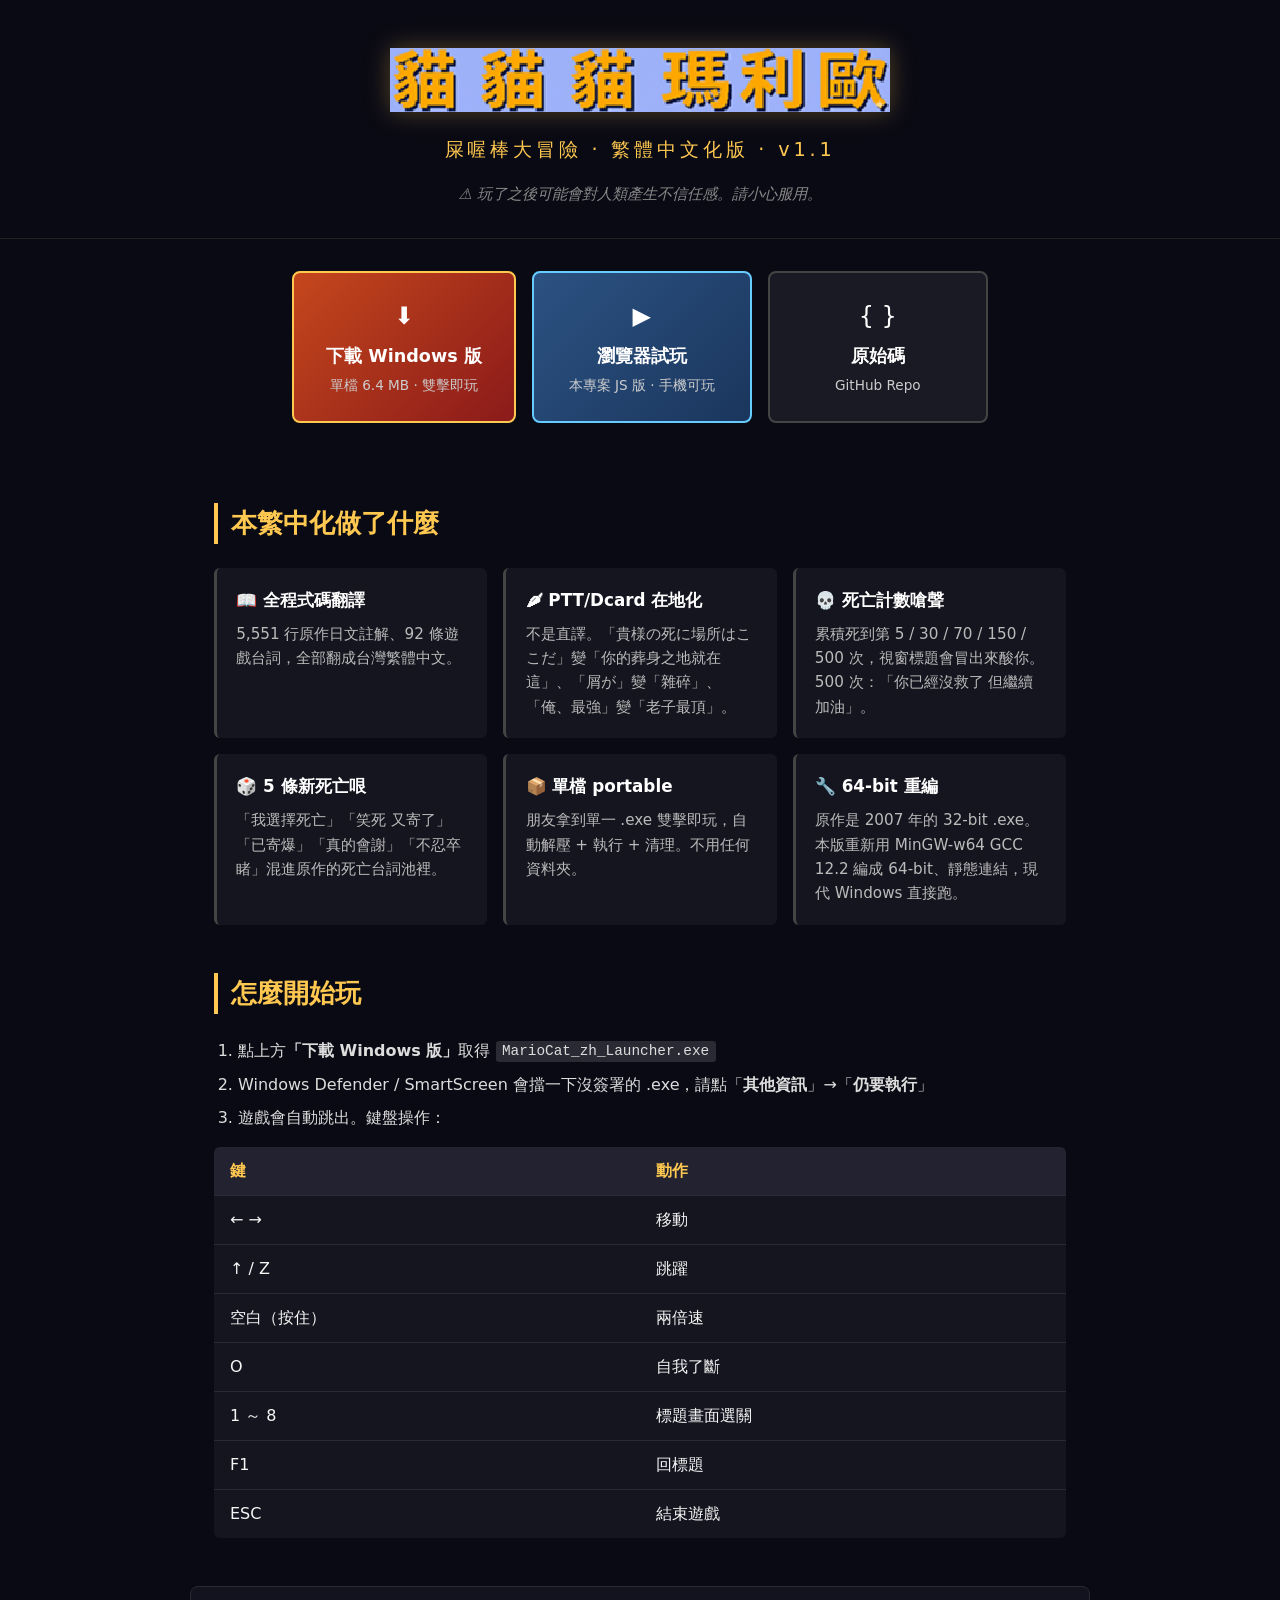
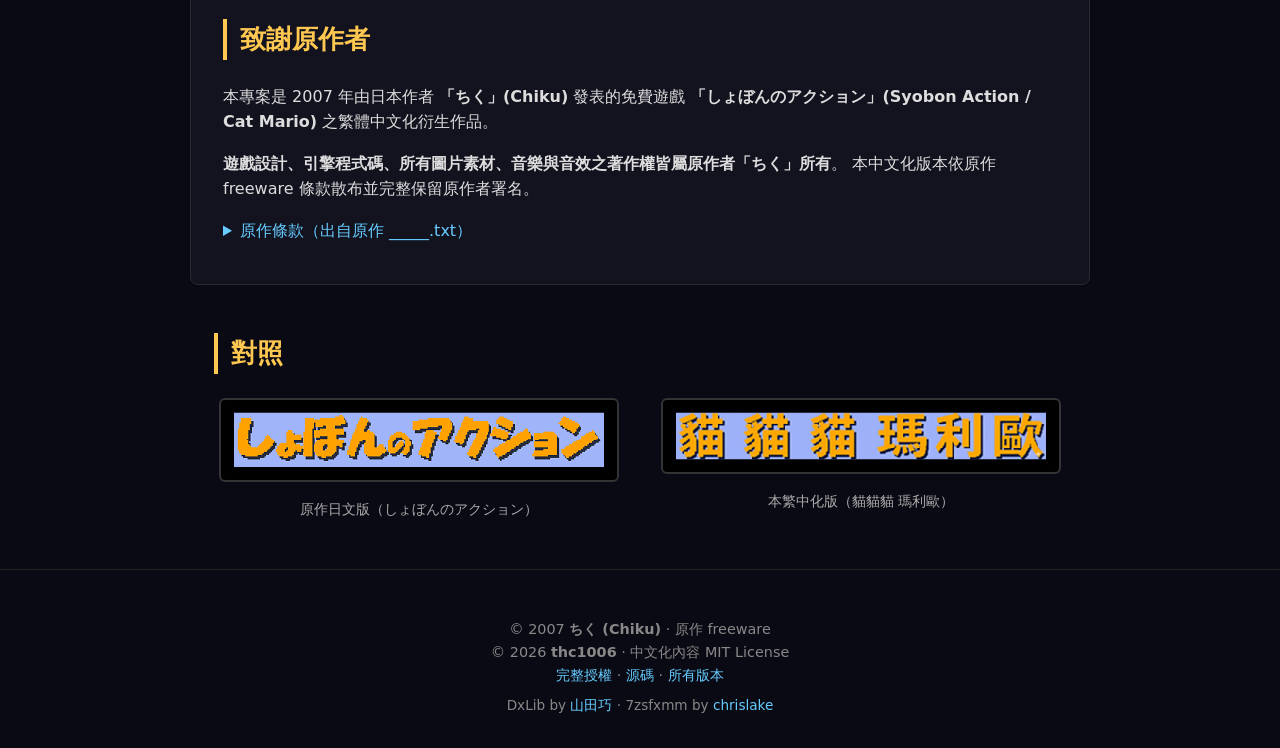
<file: docs/index.html>
<!DOCTYPE html>
<html lang="zh-Hant">
<head>
<meta charset="UTF-8">
<meta name="viewport" content="width=device-width, initial-scale=1.0">
<title>貓利歐：屎喔棒大冒險 — 繁體中文化版 | Cat Mario zh-TW</title>
<meta name="description" content="2007 年日本經典整人遊戲『しょぼんのアクション (Syobon Action / Cat Mario)』的繁體中文化版。原作：ちく。中文化、PTT/Dcard 風格在地化、死亡計數搞怪、單檔 portable launcher。">
<meta name="author" content="thc1006 (繁中化) / ちく (原作)">

<meta property="og:title" content="貓利歐：屎喔棒大冒險 — 繁體中文化版">
<meta property="og:description" content="把日本經典整人遊戲完整翻譯成台灣繁體中文，加上死亡計數嗆聲、PTT/Dcard 風格本地化。雙擊即玩。">
<meta property="og:image" content="https://thc1006.github.io/mariocat-zh-tw/title.png">
<meta property="og:type" content="website">

<link rel="icon" type="image/png" href="player.png">
<link rel="stylesheet" href="style.css">
</head>
<body>
<div class="stars" aria-hidden="true"></div>

<header>
    <img src="title.png" alt="貓貓貓 瑪利歐" class="title-logo">
    <p class="subtitle">屎喔棒大冒險 · 繁體中文化版 · v1.1</p>
    <p class="warning">⚠ 玩了之後可能會對人類產生不信任感。請小心服用。</p>
</header>

<section class="cta">
    <a href="https://github.com/thc1006/mariocat-zh-tw/releases/download/v1.1/MarioCat_zh_Launcher.exe" class="btn btn-primary">
        <span class="btn-icon">⬇</span>
        <span class="btn-main">下載 Windows 版</span>
        <span class="btn-sub">單檔 6.4 MB · 雙擊即玩</span>
    </a>
    <a href="web/" class="btn btn-secondary">
        <span class="btn-icon">▶</span>
        <span class="btn-main">瀏覽器試玩</span>
        <span class="btn-sub">本專案 JS 版 · 手機可玩</span>
    </a>
    <a href="https://github.com/thc1006/mariocat-zh-tw" class="btn btn-tertiary">
        <span class="btn-icon">{ }</span>
        <span class="btn-main">原始碼</span>
        <span class="btn-sub">GitHub Repo</span>
    </a>
</section>


<section class="features">
    <h2>本繁中化做了什麼</h2>
    <div class="feat-grid">
        <div class="feat">
            <h3>📖 全程式碼翻譯</h3>
            <p>5,551 行原作日文註解、92 條遊戲台詞，全部翻成台灣繁體中文。</p>
        </div>
        <div class="feat">
            <h3>🌶 PTT/Dcard 在地化</h3>
            <p>不是直譯。「貴様の死に場所はここだ」變「你的葬身之地就在這」、「屑が」變「雜碎」、「俺、最強」變「老子最頂」。</p>
        </div>
        <div class="feat">
            <h3>💀 死亡計數嗆聲</h3>
            <p>累積死到第 5 / 30 / 70 / 150 / 500 次，視窗標題會冒出來酸你。500 次：「你已經沒救了 但繼續加油」。</p>
        </div>
        <div class="feat">
            <h3>🎲 5 條新死亡哏</h3>
            <p>「我選擇死亡」「笑死 又寄了」「已寄爆」「真的會謝」「不忍卒睹」混進原作的死亡台詞池裡。</p>
        </div>
        <div class="feat">
            <h3>📦 單檔 portable</h3>
            <p>朋友拿到單一 .exe 雙擊即玩，自動解壓 + 執行 + 清理。不用任何資料夾。</p>
        </div>
        <div class="feat">
            <h3>🔧 64-bit 重編</h3>
            <p>原作是 2007 年的 32-bit .exe。本版重新用 MinGW-w64 GCC 12.2 編成 64-bit、靜態連結，現代 Windows 直接跑。</p>
        </div>
    </div>
</section>

<section class="howto">
    <h2>怎麼開始玩</h2>
    <ol>
        <li>點上方<strong>「下載 Windows 版」</strong>取得 <code>MarioCat_zh_Launcher.exe</code></li>
        <li>Windows Defender / SmartScreen 會擋一下沒簽署的 .exe，請點「<strong>其他資訊</strong>」→「<strong>仍要執行</strong>」</li>
        <li>遊戲會自動跳出。鍵盤操作：</li>
    </ol>
    <table class="keys">
        <thead><tr><th>鍵</th><th>動作</th></tr></thead>
        <tbody>
            <tr><td>← →</td><td>移動</td></tr>
            <tr><td>↑ / Z</td><td>跳躍</td></tr>
            <tr><td>空白（按住）</td><td>兩倍速</td></tr>
            <tr><td>O</td><td>自我了斷</td></tr>
            <tr><td>1 ～ 8</td><td>標題畫面選關</td></tr>
            <tr><td>F1</td><td>回標題</td></tr>
            <tr><td>ESC</td><td>結束遊戲</td></tr>
        </tbody>
    </table>
</section>

<section class="credits">
    <h2>致謝原作者</h2>
    <p class="orig-author">
        本專案是 2007 年由日本作者 <strong>「ちく」(Chiku)</strong> 發表的免費遊戲
        <strong>「しょぼんのアクション」(Syobon Action / Cat Mario)</strong> 之繁體中文化衍生作品。
    </p>
    <p class="orig-author">
        <strong>遊戲設計、引擎程式碼、所有圖片素材、音樂與音效之著作權皆屬原作者「ちく」所有</strong>。
        本中文化版本依原作 freeware 條款散布並完整保留原作者署名。
    </p>
    <details>
        <summary>原作條款（出自原作 _____.txt）</summary>
        <blockquote>不特定多数の人間に配布する場合には、著作者 ちく を明記して下さい。</blockquote>
        <blockquote>散布給不特定多數人時，請務必註明原作者「ちく」。</blockquote>
    </details>
</section>

<section class="originals">
    <h2>對照</h2>
    <div class="compare">
        <figure>
            <img src="title-original.png" alt="原作日文標題">
            <figcaption>原作日文版（しょぼんのアクション）</figcaption>
        </figure>
        <figure>
            <img src="title.png" alt="本中文化版標題">
            <figcaption>本繁中化版（貓貓貓 瑪利歐）</figcaption>
        </figure>
    </div>
</section>

<footer>
    <p>
        © 2007 <strong>ちく (Chiku)</strong> · 原作 freeware<br>
        © 2026 <strong>thc1006</strong> · 中文化內容 MIT License<br>
        <a href="https://github.com/thc1006/mariocat-zh-tw/blob/main/LICENSE">完整授權</a> ·
        <a href="https://github.com/thc1006/mariocat-zh-tw">源碼</a> ·
        <a href="https://github.com/thc1006/mariocat-zh-tw/releases">所有版本</a>
    </p>
    <p class="small">
        DxLib by <a href="https://dxlib.xsrv.jp/" target="_blank" rel="noopener">山田巧</a> ·
        7zsfxmm by <a href="https://github.com/chrislake/7zsfxmm" target="_blank" rel="noopener">chrislake</a>
    </p>
</footer>

</body>
</html>
</file>
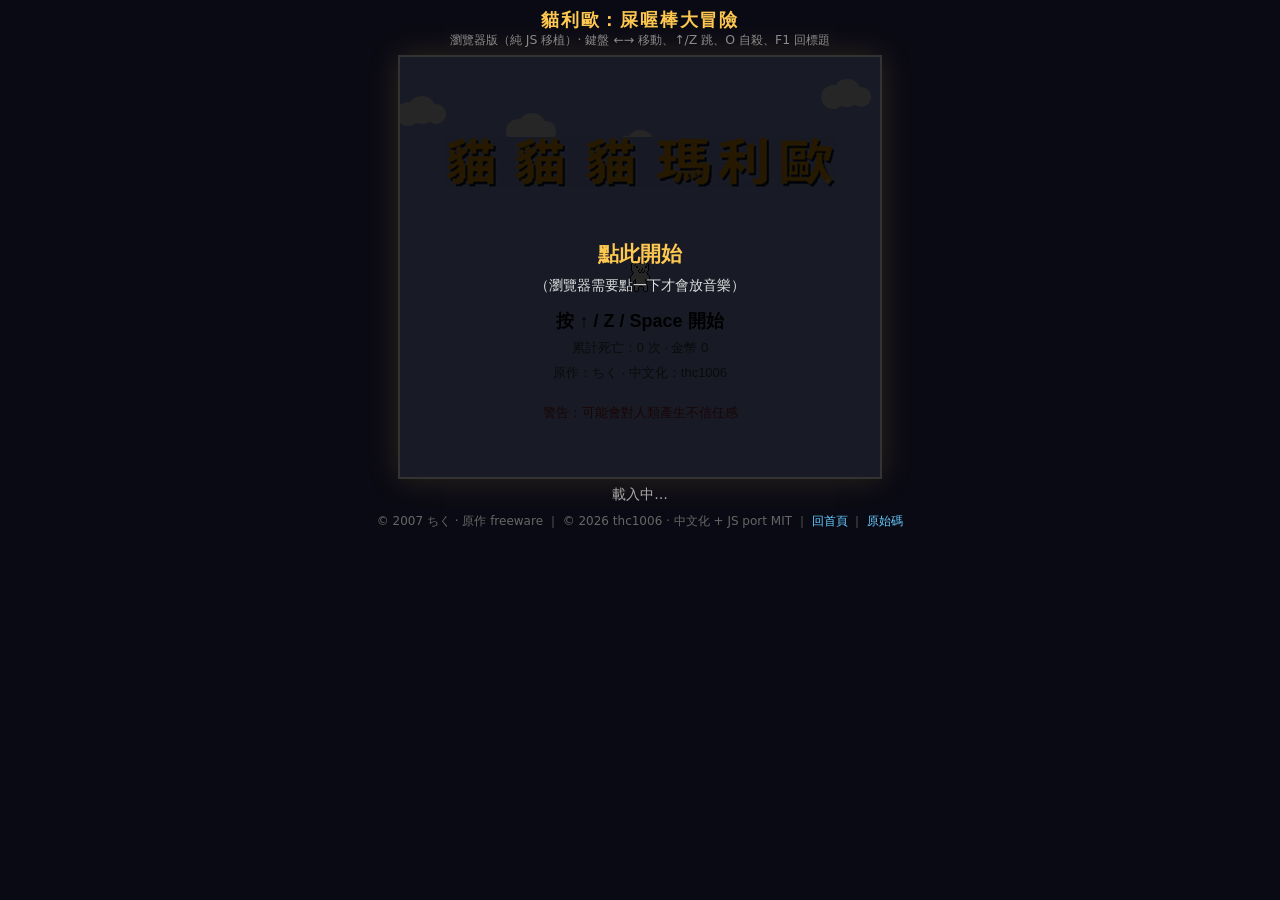
<file: docs/web/index.html>
<!DOCTYPE html>
<html lang="zh-Hant">
<head>
<meta charset="UTF-8">
<meta name="viewport" content="width=device-width, initial-scale=1.0, maximum-scale=1.0, user-scalable=no">
<meta name="apple-mobile-web-app-capable" content="yes">
<title>貓利歐：屎喔棒大冒險（瀏覽器版）</title>
<meta name="description" content="日本經典整人遊戲 Cat Mario / Syobon Action 繁體中文化版，純 JS 移植，瀏覽器直接玩。">
<link rel="icon" type="image/png" href="res/player.PNG">
<style>
* { box-sizing: border-box; margin: 0; padding: 0; -webkit-tap-highlight-color: transparent; }
html, body {
    background: #0a0a14;
    color: #f5f5f5;
    font-family: "Microsoft JhengHei", "微軟正黑體", "PingFang TC", "Noto Sans TC", system-ui, sans-serif;
    height: 100%;
    overflow: hidden;
    user-select: none;
    -webkit-user-select: none;
}
.root { height: 100%; display: flex; flex-direction: column; align-items: center; padding: 0.5rem; }
header { text-align: center; margin-bottom: 0.4rem; }
h1 { font-size: 1.1rem; color: #ffc850; letter-spacing: 0.1em; }
.sub { color: #888; font-size: 0.78rem; }

.frame {
    position: relative;
    background: #000;
    border: 2px solid #333;
    box-shadow: 0 0 30px rgba(255,200,80,0.15);
    image-rendering: pixelated;
    image-rendering: crisp-edges;
    max-width: 100%;
}
canvas { display: block; image-rendering: pixelated; image-rendering: crisp-edges; }

#status {
    margin-top: 0.4rem;
    color: #aaa;
    font-size: 0.85rem;
    text-align: center;
    min-height: 1.2em;
}
#status.taunt { color: #ffc850; font-weight: bold; }

/* 行動裝置觸控操作 */
.touch {
    margin-top: 0.6rem;
    display: none;
    gap: 0.5rem;
    touch-action: manipulation;
}
.touch button {
    width: 60px; height: 60px;
    background: #1a1a25;
    border: 2px solid #555;
    border-radius: 8px;
    color: #ffc850;
    font-size: 1.2rem;
    font-weight: bold;
    user-select: none;
}
.touch button:active { background: #ffc850; color: #000; }
.touch .pad { display: flex; gap: 0.3rem; }
.touch .actions { display: flex; gap: 0.3rem; margin-left: 1rem; }

@media (hover: none) and (pointer: coarse) {
    .touch { display: flex; }
}

footer { margin-top: 0.6rem; text-align: center; color: #666; font-size: 0.75rem; }
footer a { color: #6cf; text-decoration: none; }

/* 開始覆蓋畫面（瀏覽器 autoplay policy 要求 click 才能啟動 audio） */
.start-overlay {
    position: absolute; inset: 0;
    background: rgba(0,0,0,0.85);
    display: flex; flex-direction: column;
    align-items: center; justify-content: center;
    cursor: pointer;
    z-index: 10;
}
.start-overlay h2 { color: #ffc850; font-size: 1.3rem; margin-bottom: 0.5rem; }
.start-overlay p { color: #ddd; font-size: 0.9rem; }
</style>
</head>
<body>
<div class="root">
    <header>
        <h1>貓利歐：屎喔棒大冒險</h1>
        <p class="sub">瀏覽器版（純 JS 移植）· 鍵盤 ←→ 移動、↑/Z 跳、O 自殺、F1 回標題</p>
    </header>

    <div class="frame" id="frame">
        <canvas id="canvas" width="480" height="420"></canvas>
        <div class="start-overlay" id="startOverlay">
            <h2>點此開始</h2>
            <p>（瀏覽器需要點一下才會放音樂）</p>
        </div>
    </div>

    <div id="status">準備好了嗎？</div>

    <div class="touch" id="touch">
        <div class="pad">
            <button data-key="ArrowLeft">←</button>
            <button data-key="ArrowRight">→</button>
        </div>
        <div class="actions">
            <button data-key="KeyZ">跳</button>
            <button data-key="KeyO">死</button>
        </div>
    </div>

    <footer>
        © 2007 ちく · 原作 freeware ｜ © 2026 thc1006 · 中文化 + JS port MIT ｜
        <a href="../">回首頁</a> ｜
        <a href="https://github.com/thc1006/mariocat-zh-tw" target="_blank" rel="noopener">原始碼</a>
    </footer>
</div>

<script src="game.js?v=4"></script>
</body>
</html>
</file>
<file: docs/style.css>
/* 貓利歐 landing page — 黑底復古遊戲感 */
*  { box-sizing: border-box; margin: 0; padding: 0; }
html, body {
    background: #0a0a14;
    color: #f5f5f5;
    font-family: "Microsoft JhengHei", "微軟正黑體", "PingFang TC", "Noto Sans TC", system-ui, sans-serif;
    line-height: 1.6;
    overflow-x: hidden;
}

a { color: #6cf; text-decoration: none; transition: color 0.15s; }
a:hover { color: #fff; text-decoration: underline; }

/* 背景星星 */
.stars {
    position: fixed; inset: 0; z-index: -1;
    background:
        radial-gradient(2px 2px at 20% 30%, #fff 0%, transparent 100%),
        radial-gradient(1px 1px at 60% 70%, #fff 0%, transparent 100%),
        radial-gradient(2px 2px at 80% 10%, #ddd 0%, transparent 100%),
        radial-gradient(1px 1px at 35% 85%, #aaa 0%, transparent 100%),
        radial-gradient(1px 1px at 90% 50%, #fff 0%, transparent 100%);
    background-size: 100% 100%;
    opacity: 0.4;
}

header {
    text-align: center;
    padding: 3rem 1rem 2rem;
    border-bottom: 1px solid #222;
}
.title-logo {
    image-rendering: pixelated;
    width: min(80%, 500px);
    margin-bottom: 1rem;
    filter: drop-shadow(0 0 12px rgba(255, 200, 80, 0.3));
}
.subtitle {
    font-size: 1.2rem;
    color: #ffc850;
    letter-spacing: 0.2em;
    margin-bottom: 1rem;
}
.warning {
    font-size: 0.95rem;
    color: #888;
    font-style: italic;
}

/* CTA 按鈕區 */
.cta {
    display: flex;
    flex-wrap: wrap;
    gap: 1rem;
    justify-content: center;
    padding: 2rem 1rem;
    max-width: 1100px;
    margin: 0 auto;
}
.btn {
    display: flex;
    flex-direction: column;
    align-items: center;
    padding: 1.5rem 2rem;
    border: 2px solid #444;
    border-radius: 8px;
    min-width: 220px;
    color: #fff !important;
    text-decoration: none !important;
    transition: transform 0.15s, border-color 0.15s, background 0.15s;
}
.btn:hover {
    transform: translateY(-3px);
    border-color: #fff;
}
.btn-primary {
    background: linear-gradient(135deg, #c4471c, #8b1a1a);
    border-color: #ffc850;
}
.btn-primary:hover { background: linear-gradient(135deg, #e35525, #a52020); }
.btn-secondary {
    background: linear-gradient(135deg, #2c5282, #1a365d);
    border-color: #6cf;
}
.btn-tertiary { background: #1a1a24; }
.btn-icon { font-size: 1.5rem; margin-bottom: 0.4rem; }
.btn-main { font-size: 1.1rem; font-weight: bold; }
.btn-sub { font-size: 0.85rem; color: #ccc; margin-top: 0.3rem; }

/* sections */
section {
    max-width: 900px;
    margin: 3rem auto;
    padding: 0 1.5rem;
}
section h2 {
    font-size: 1.6rem;
    border-left: 4px solid #ffc850;
    padding-left: 0.8rem;
    margin-bottom: 1.5rem;
    color: #ffc850;
}

/* 功能卡片 */
.feat-grid {
    display: grid;
    grid-template-columns: repeat(auto-fit, minmax(260px, 1fr));
    gap: 1rem;
}
.feat {
    background: #15151f;
    padding: 1.2rem;
    border-radius: 6px;
    border-left: 3px solid #444;
    transition: border-color 0.15s;
}
.feat:hover { border-left-color: #ffc850; }
.feat h3 {
    font-size: 1.05rem;
    color: #fff;
    margin-bottom: 0.5rem;
}
.feat p { color: #bbb; font-size: 0.95rem; }

/* 操作步驟 */
.howto ol { margin-left: 1.5rem; color: #ddd; }
.howto li { margin-bottom: 0.5rem; }
.howto code {
    background: #2a2a35;
    padding: 0.15rem 0.4rem;
    border-radius: 3px;
    font-family: "Consolas", "Cascadia Code", monospace;
    font-size: 0.9em;
}
.keys {
    width: 100%;
    margin-top: 1rem;
    border-collapse: collapse;
    background: #15151f;
    border-radius: 6px;
    overflow: hidden;
}
.keys th, .keys td {
    padding: 0.7rem 1rem;
    text-align: left;
    border-bottom: 1px solid #2a2a35;
}
.keys th { background: #222230; color: #ffc850; }
.keys tr:last-child td { border-bottom: none; }

/* 致謝區 */
.credits {
    background: #131320;
    border-radius: 8px;
    padding: 2rem;
    border: 1px solid #2a2a35;
}
.orig-author {
    color: #ddd;
    margin-bottom: 1rem;
}
.credits details {
    margin-top: 1rem;
    color: #aaa;
}
.credits summary {
    cursor: pointer;
    color: #6cf;
    margin-bottom: 0.5rem;
}
.credits blockquote {
    background: #0d0d18;
    padding: 0.8rem 1rem;
    border-left: 3px solid #6cf;
    margin: 0.5rem 0;
    font-style: italic;
}

/* 對照圖 */
.compare {
    display: flex;
    flex-wrap: wrap;
    gap: 2rem;
    justify-content: center;
}
.compare figure { text-align: center; flex: 1; min-width: 250px; }
.experimental {
    background: #1a1a25;
    border: 1px dashed #555;
    border-radius: 8px;
    padding: 1.5rem 2rem;
    color: #aaa;
}
.experimental h2 {
    color: #ff9966;
    border-color: #ff9966;
}
.experimental p {
    margin-bottom: 0.8rem;
}

.compare img {
    image-rendering: pixelated;
    width: 100%;
    max-width: 400px;
    border: 2px solid #333;
    border-radius: 6px;
    background: #000;
    padding: 0.8rem;
}
.compare figcaption {
    margin-top: 0.5rem;
    color: #aaa;
    font-size: 0.9rem;
}

footer {
    text-align: center;
    padding: 3rem 1rem 2rem;
    margin-top: 3rem;
    border-top: 1px solid #222;
    color: #888;
    font-size: 0.9rem;
}
footer .small { font-size: 0.85rem; margin-top: 0.5rem; }

/* 行動版 */
@media (max-width: 600px) {
    header { padding: 2rem 1rem 1.5rem; }
    .subtitle { font-size: 1rem; letter-spacing: 0.1em; }
    .cta { flex-direction: column; padding: 1.5rem 1rem; }
    .btn { width: 100%; }
    section { margin: 2rem auto; }
    section h2 { font-size: 1.3rem; }
}
</file>
